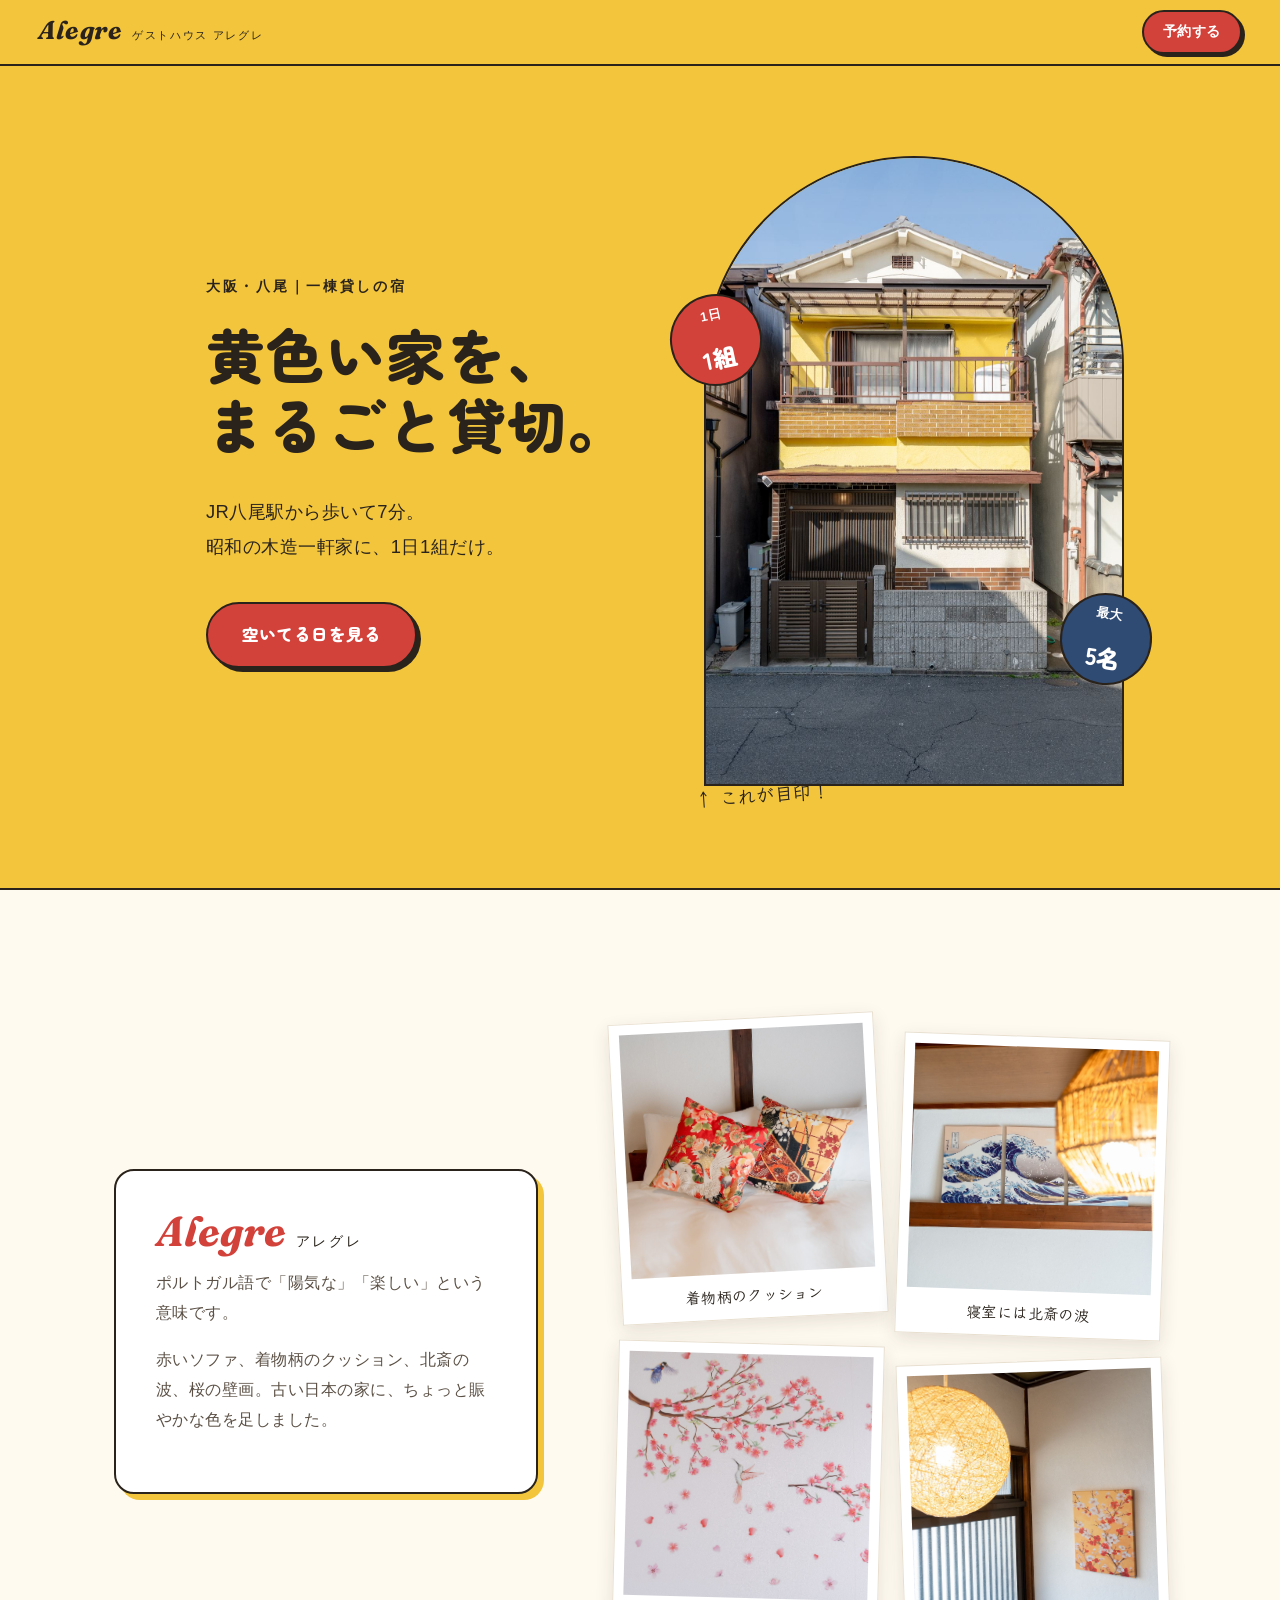
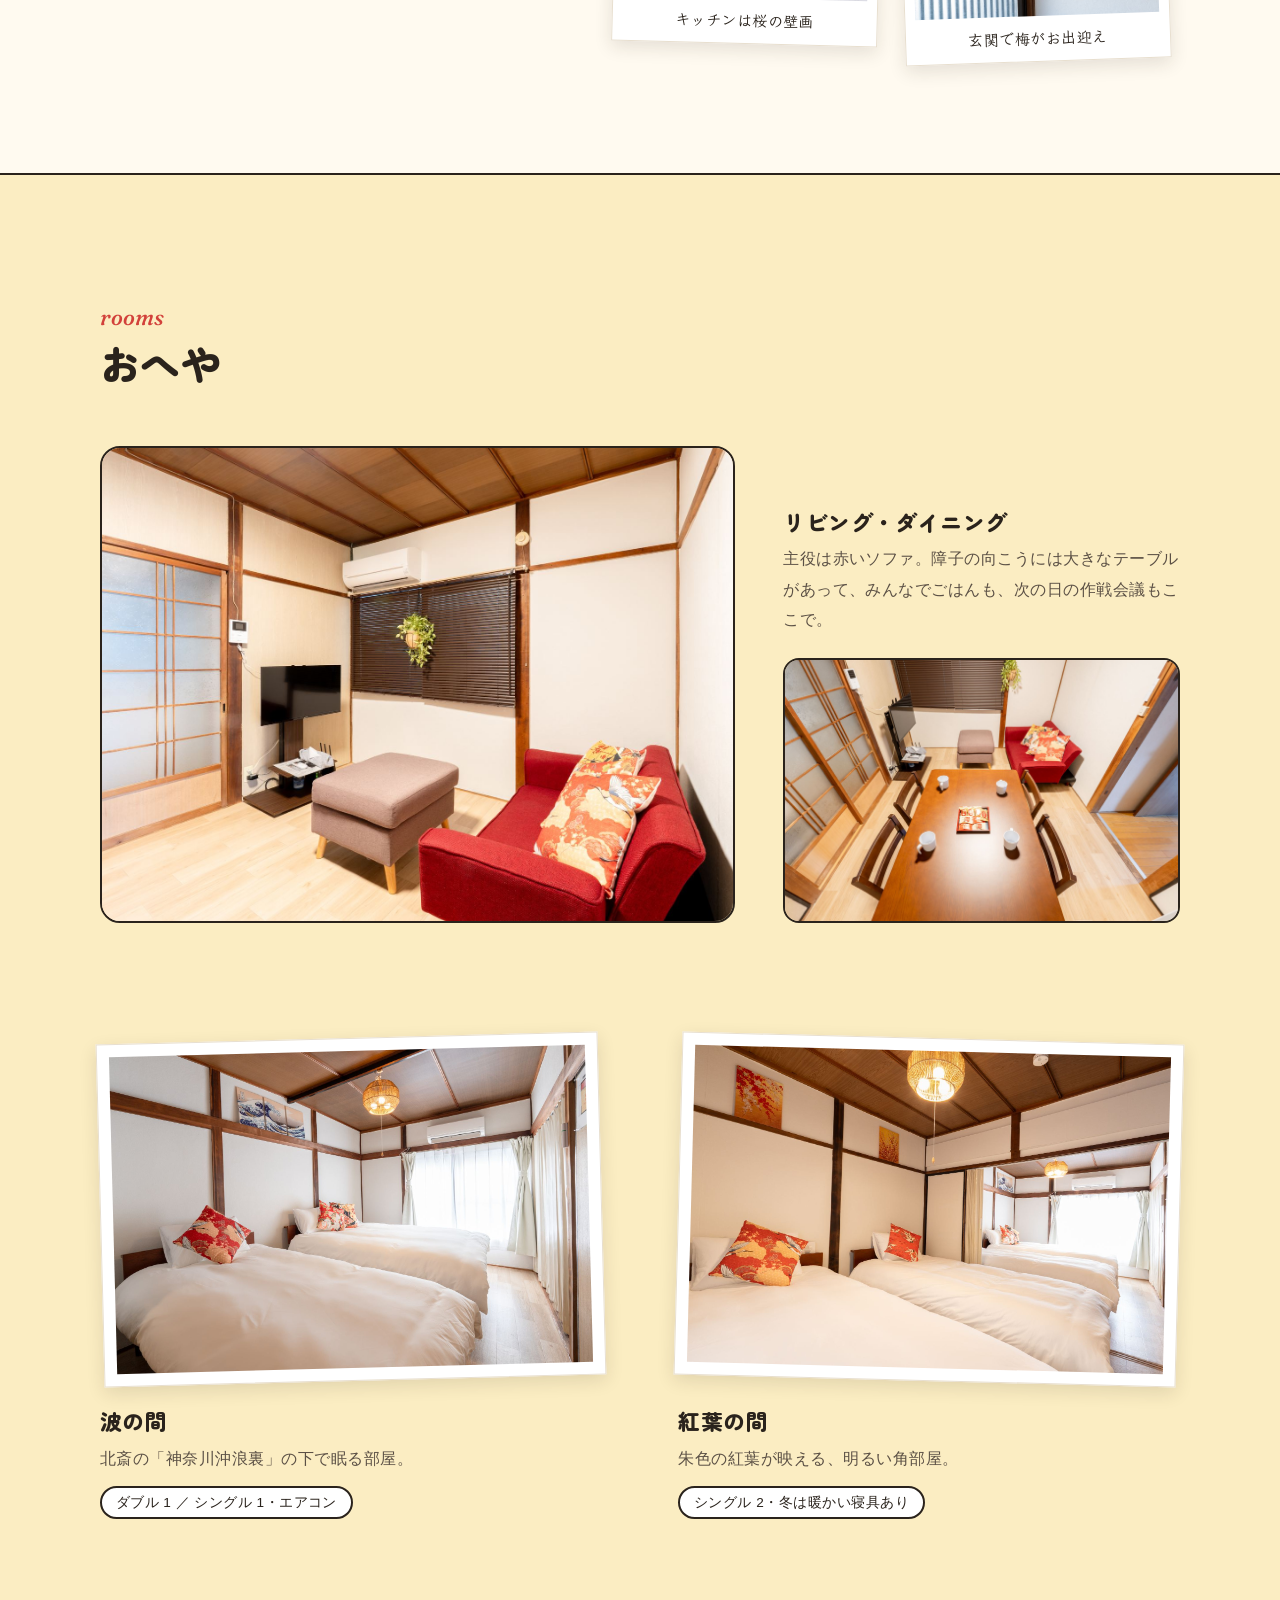
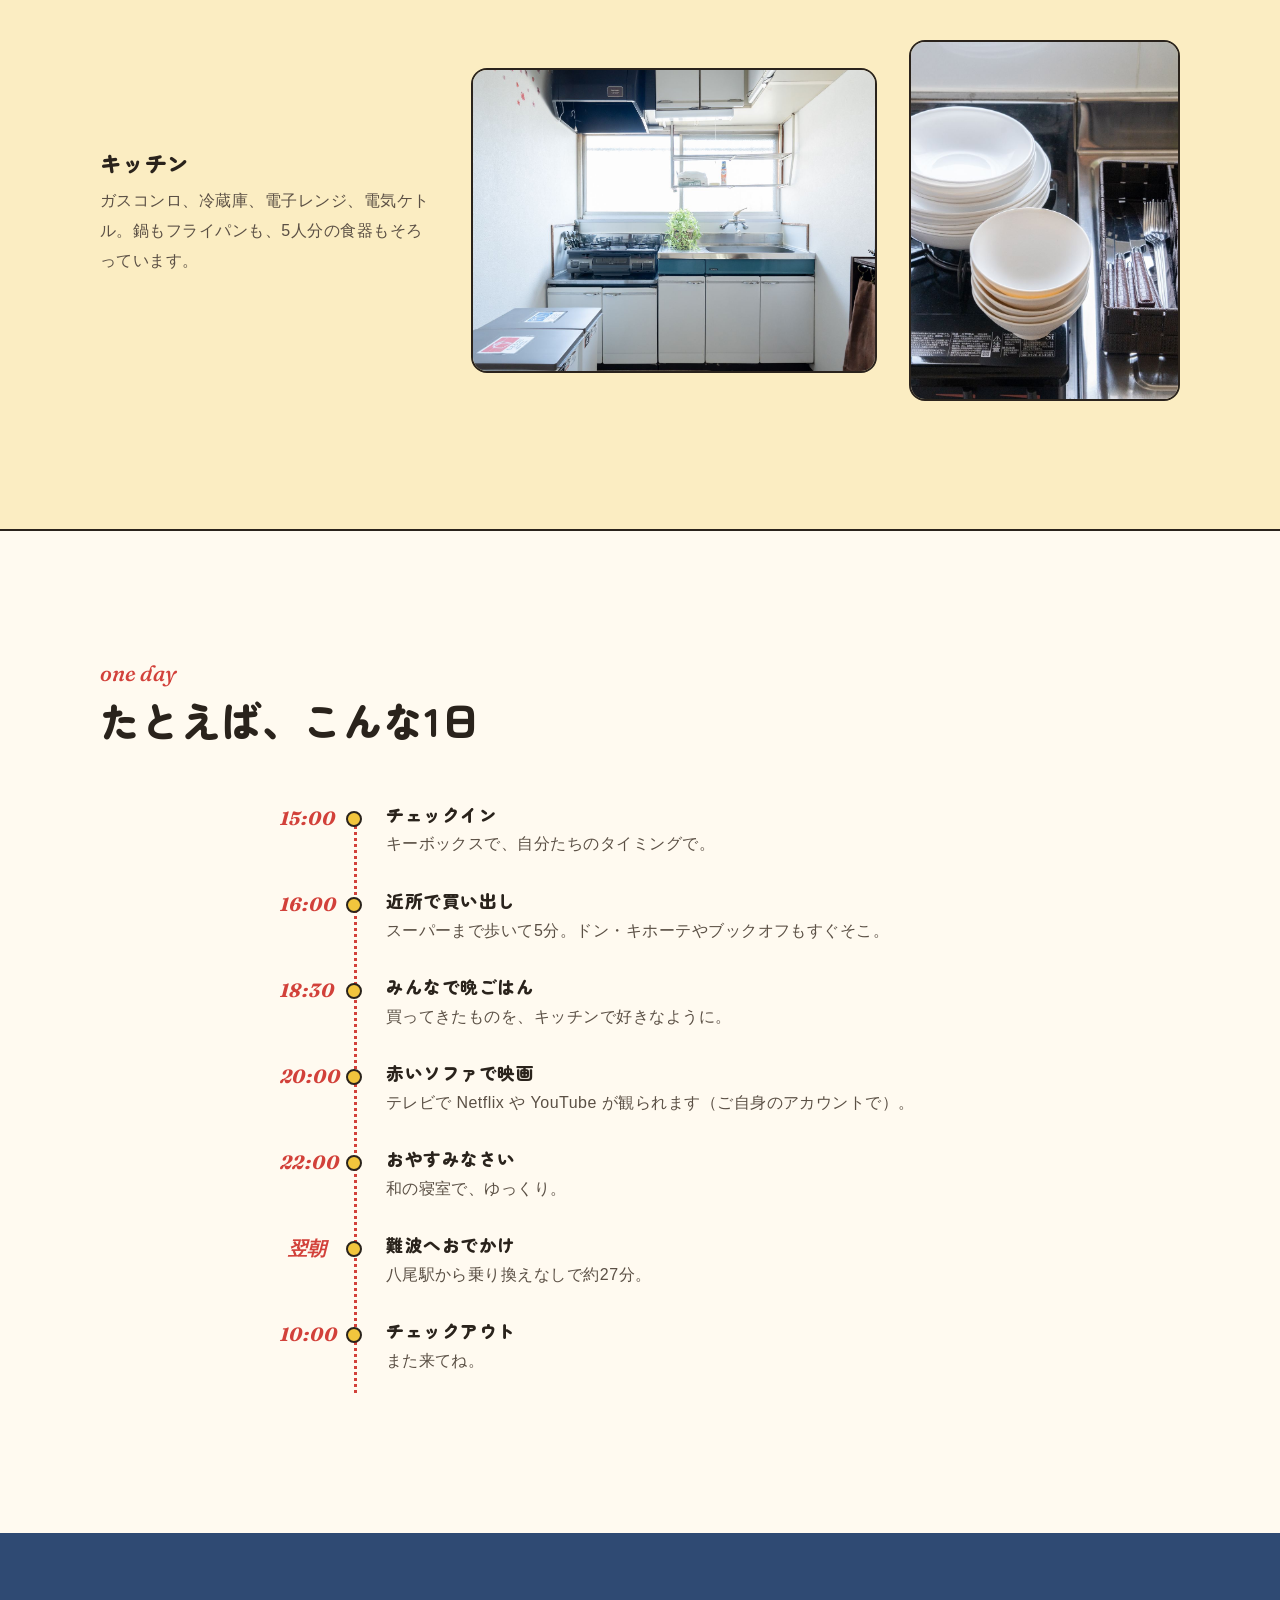
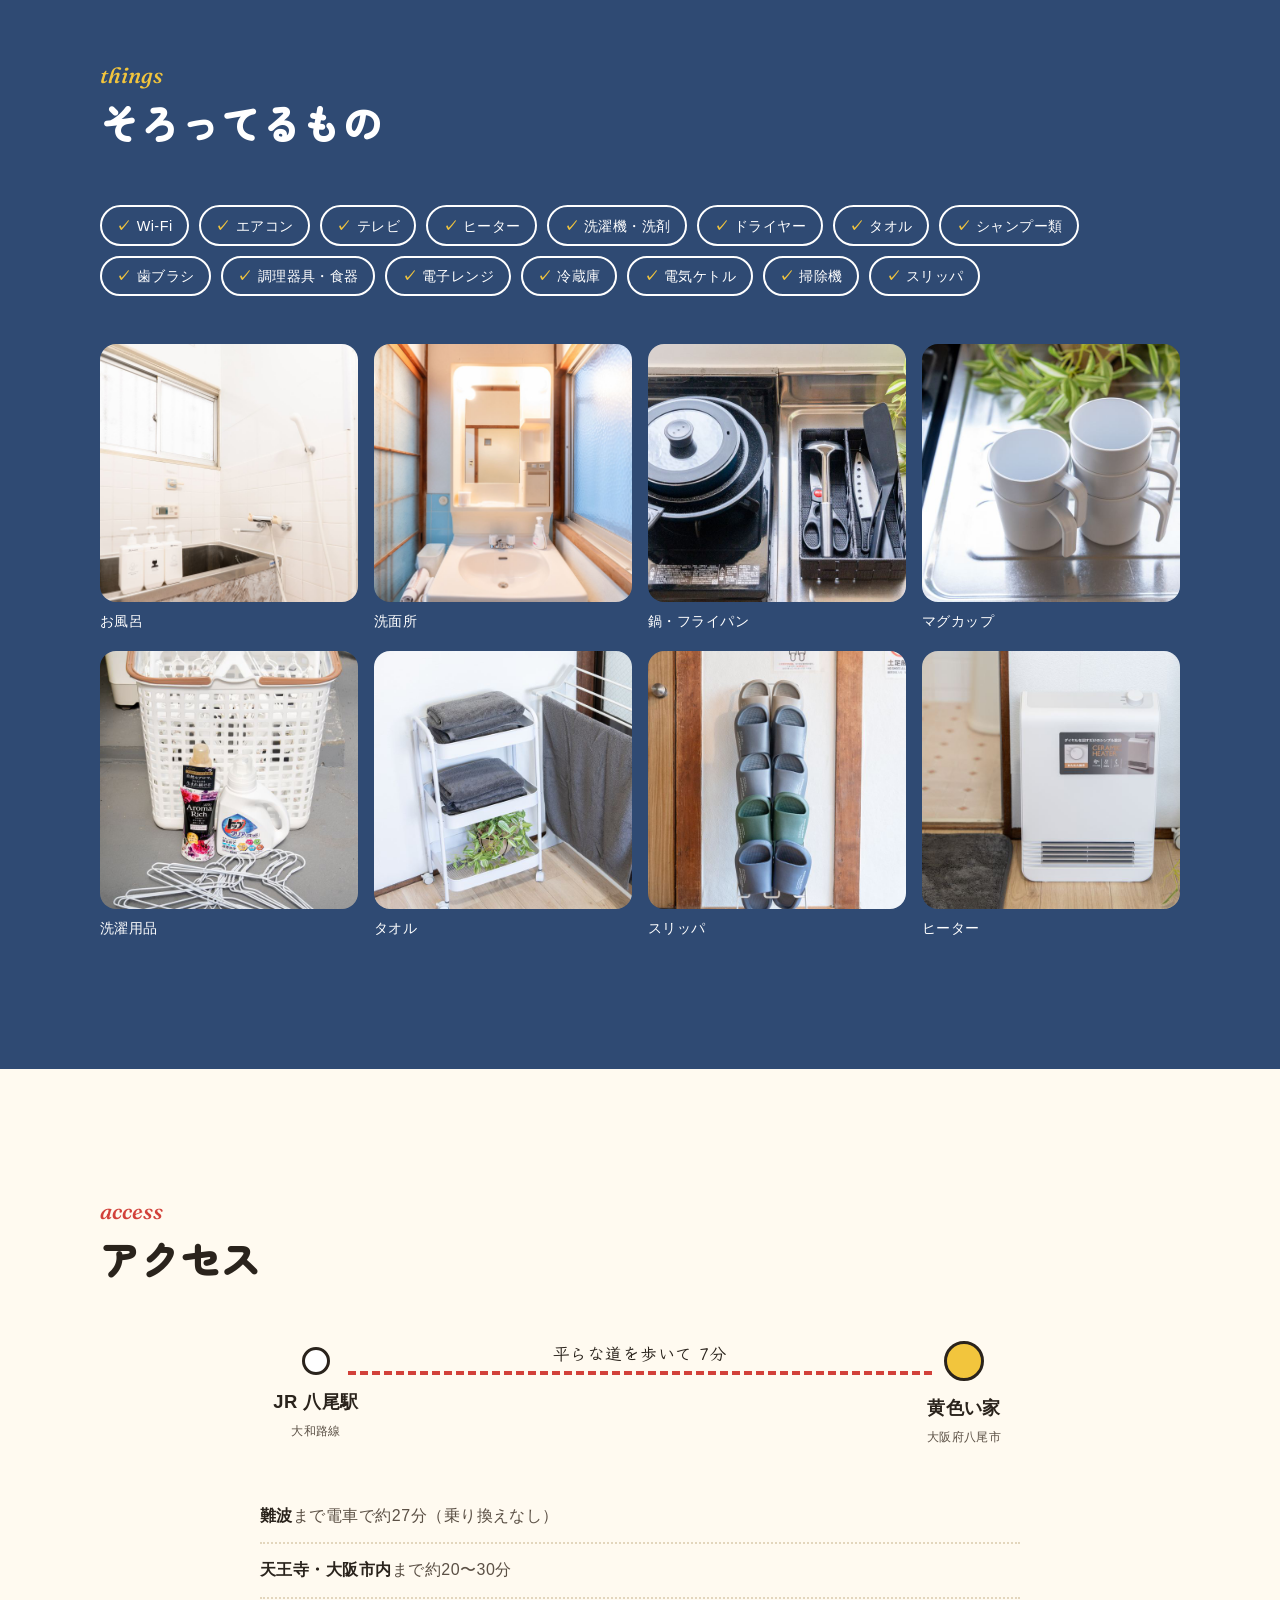
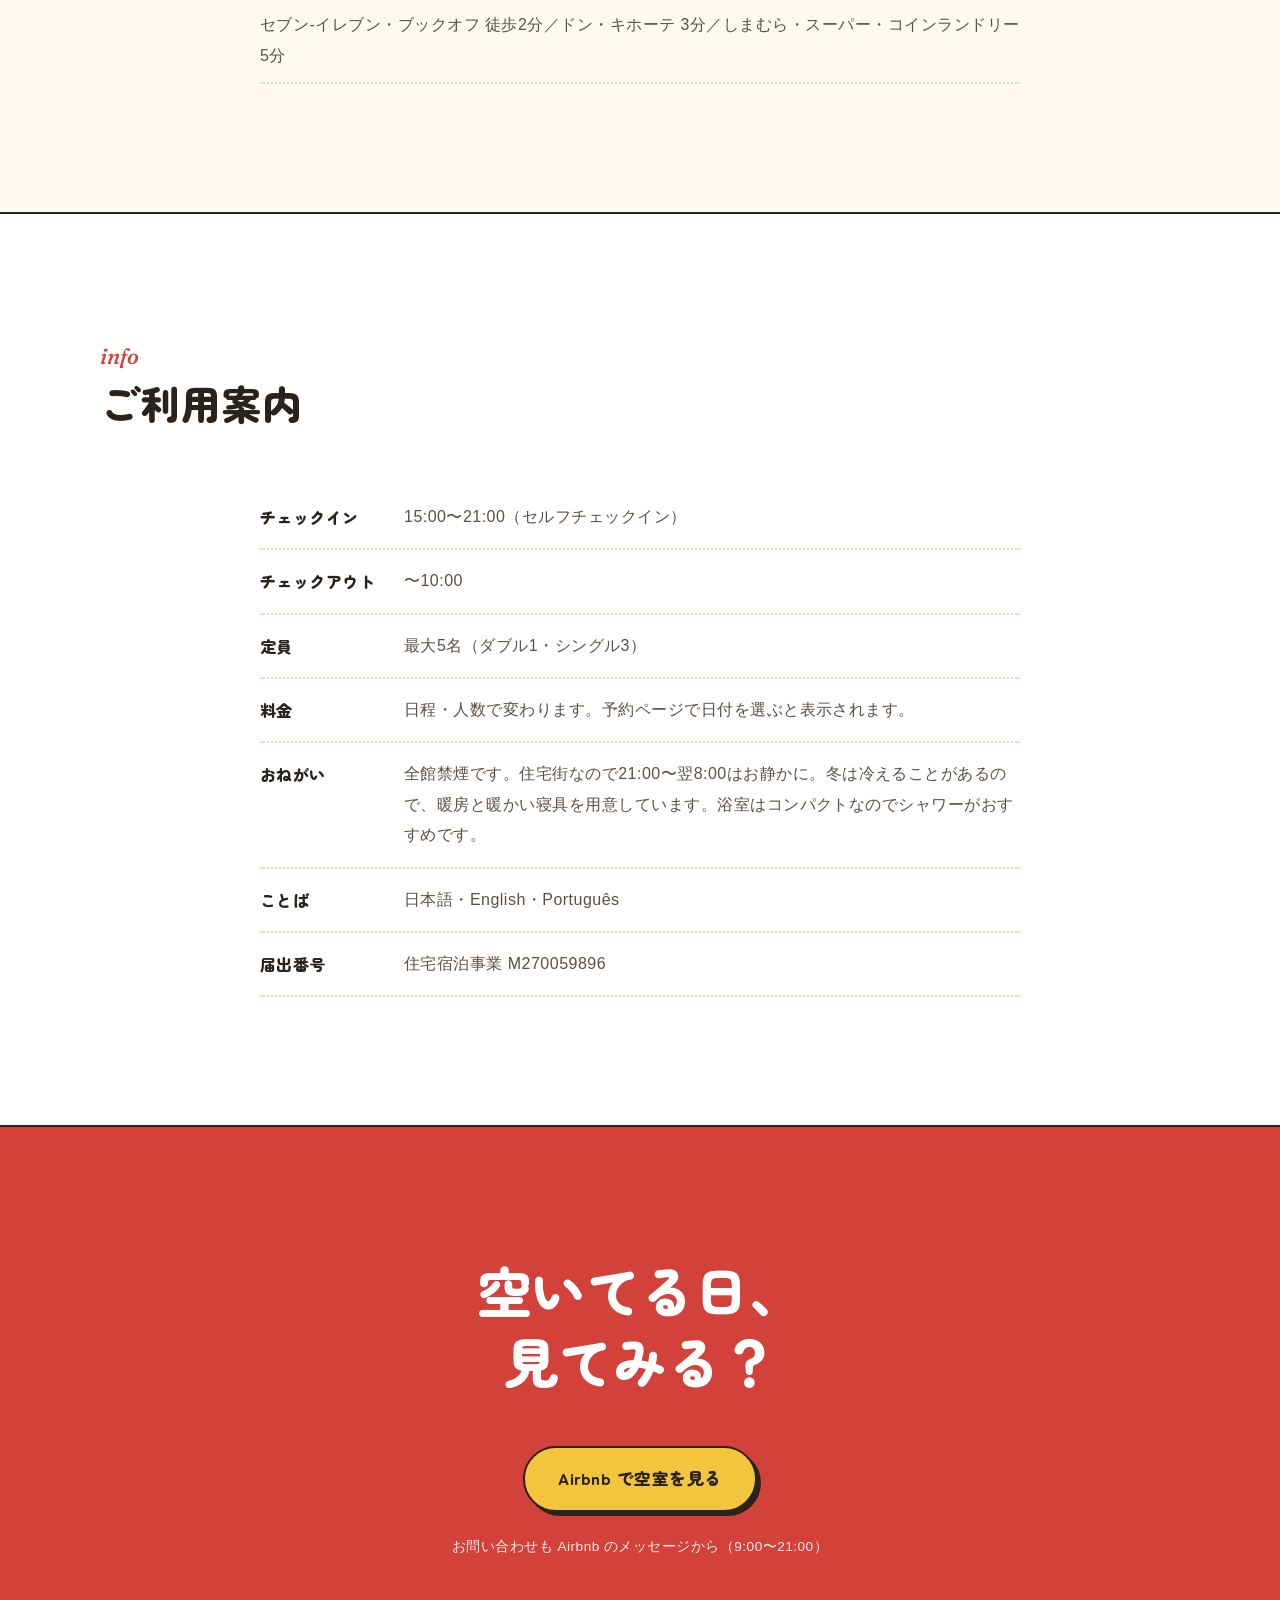
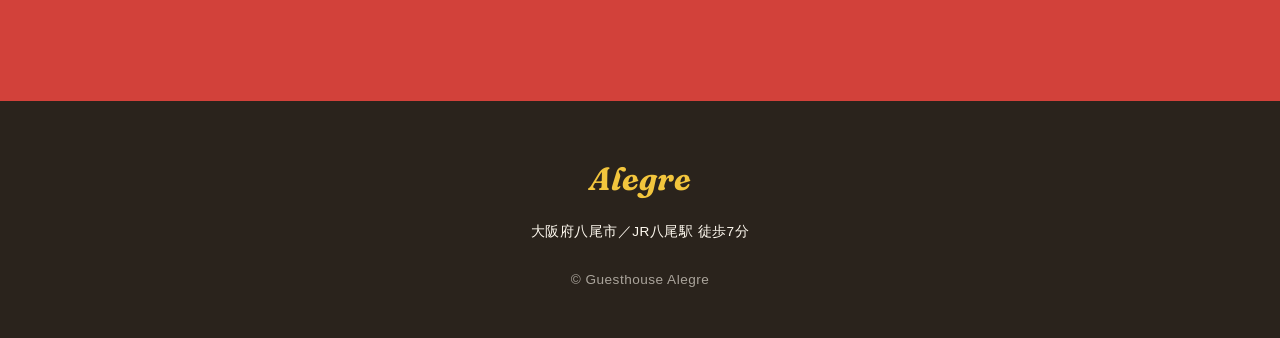
<file: preview-a/index.html>
<!DOCTYPE html>
<html lang="ja">
<head>
<meta charset="UTF-8">
<meta name="viewport" content="width=device-width, initial-scale=1.0">
<meta name="robots" content="noindex">
<title>Guesthouse Alegre｜大阪・八尾の黄色い一軒家</title>
<meta name="description" content="JR八尾駅から歩いて7分。黄色い外壁の木造一軒家を、1日1組でまるごと貸し切り。">
<link rel="preconnect" href="https://fonts.googleapis.com">
<link rel="preconnect" href="https://fonts.gstatic.com" crossorigin>
<link href="https://fonts.googleapis.com/css2?family=Zen+Maru+Gothic:wght@400;500;700;900&family=Klee+One:wght@600&family=Fraunces:ital,opsz,wght@1,9..144,500;1,9..144,700&display=swap" rel="stylesheet">
<link rel="stylesheet" href="style.css?v=1">
</head>
<body>

<header class="bar">
  <a href="#top" class="bar-logo"><span class="bar-logo-en">Alegre</span><span class="bar-logo-jp">ゲストハウス アレグレ</span></a>
  <a href="https://www.airbnb.jp/rooms/1592479538643864376" class="bar-book" target="_blank" rel="noopener">予約する</a>
</header>

<main id="top">

  <!-- いちばん上：黄色い家 -->
  <section class="hero">
    <div class="hero-text">
      <p class="hero-kicker">大阪・八尾｜一棟貸しの宿</p>
      <h1 class="hero-title"><span>黄色い家を、</span><span>まるごと貸切。</span></h1>
      <p class="hero-lead">JR八尾駅から歩いて7分。<br>昭和の木造一軒家に、1日1組だけ。</p>
      <a href="https://www.airbnb.jp/rooms/1592479538643864376" class="btn-red" target="_blank" rel="noopener">空いてる日を見る</a>
    </div>
    <div class="hero-pic">
      <div class="arch"><img src="../assets/images/exterior.jpg" alt="黄色い外壁の二階建ての一軒家" width="1067" height="1600"></div>
      <span class="badge badge-red">1日<br><b>1組</b></span>
      <span class="badge badge-ai">最大<br><b>5名</b></span>
      <p class="hand hero-note">これが目印！</p>
    </div>
  </section>

  <!-- 名前のこと -->
  <section class="about">
    <div class="about-note">
      <p class="about-word"><span class="fr">Alegre</span><span class="about-yomi">アレグレ</span></p>
      <p>ポルトガル語で「陽気な」「楽しい」という意味です。</p>
      <p>赤いソファ、着物柄のクッション、北斎の波、桜の壁画。古い日本の家に、ちょっと賑やかな色を足しました。</p>
    </div>
    <div class="collage">
      <figure class="print p1"><img src="../assets/images/bed-a-cushion.jpg" alt="着物柄のクッション" loading="lazy"><figcaption class="hand">着物柄のクッション</figcaption></figure>
      <figure class="print p2"><img src="../assets/images/bed-a-art.jpg" alt="北斎の波の絵と編み込みの照明" loading="lazy"><figcaption class="hand">寝室には北斎の波</figcaption></figure>
      <figure class="print p3"><img src="../assets/images/kitchen-sakura.jpg" alt="桜と小鳥の壁画" loading="lazy"><figcaption class="hand">キッチンは桜の壁画</figcaption></figure>
      <figure class="print p4"><img src="../assets/images/hall-art.jpg" alt="玄関ホールの照明と梅の絵" loading="lazy"><figcaption class="hand">玄関で梅がお出迎え</figcaption></figure>
    </div>
  </section>

  <!-- おへや -->
  <section class="rooms" id="rooms">
    <h2 class="h2"><span class="h2-en fr">rooms</span>おへや</h2>

    <div class="living">
      <img class="living-main" src="../assets/images/living-2.jpg" alt="赤いソファとテレビのあるリビング" loading="lazy">
      <div class="living-text">
        <h3>リビング・ダイニング</h3>
        <p>主役は赤いソファ。障子の向こうには大きなテーブルがあって、みんなでごはんも、次の日の作戦会議もここで。</p>
        <img src="../assets/images/dining-1.jpg" alt="ダイニングテーブル" loading="lazy">
      </div>
    </div>

    <div class="bedrooms">
      <article class="bedroom">
        <figure class="print print-lg tilt-l"><img src="../assets/images/bed-a-1.jpg" alt="北斎の波の絵が飾られた寝室" loading="lazy"></figure>
        <h3>波の間</h3>
        <p>北斎の「神奈川沖浪裏」の下で眠る部屋。</p>
        <p class="spec">ダブル 1 ／ シングル 1・エアコン</p>
      </article>
      <article class="bedroom">
        <figure class="print print-lg tilt-r"><img src="../assets/images/bed-b-1.jpg" alt="紅葉の絵が飾られた明るい寝室" loading="lazy"></figure>
        <h3>紅葉の間</h3>
        <p>朱色の紅葉が映える、明るい角部屋。</p>
        <p class="spec">シングル 2・冬は暖かい寝具あり</p>
      </article>
    </div>

    <div class="kitchen">
      <div class="kitchen-text">
        <h3>キッチン</h3>
        <p>ガスコンロ、冷蔵庫、電子レンジ、電気ケトル。鍋もフライパンも、5人分の食器もそろっています。</p>
      </div>
      <img src="../assets/images/kitchen-1.jpg" alt="桜の壁画のあるキッチン" loading="lazy">
      <img src="../assets/images/kitchen-tools.jpg" alt="食器とカトラリー" loading="lazy">
    </div>
  </section>

  <!-- 1日の過ごし方 -->
  <section class="day" id="day">
    <h2 class="h2"><span class="h2-en fr">one day</span>たとえば、こんな1日</h2>
    <ol class="timeline">
      <li><time>15:00</time><div><h3>チェックイン</h3><p>キーボックスで、自分たちのタイミングで。</p></div></li>
      <li><time>16:00</time><div><h3>近所で買い出し</h3><p>スーパーまで歩いて5分。ドン・キホーテやブックオフもすぐそこ。</p></div></li>
      <li><time>18:30</time><div><h3>みんなで晩ごはん</h3><p>買ってきたものを、キッチンで好きなように。</p></div></li>
      <li><time>20:00</time><div><h3>赤いソファで映画</h3><p>テレビで Netflix や YouTube が観られます（ご自身のアカウントで）。</p></div></li>
      <li><time>22:00</time><div><h3>おやすみなさい</h3><p>和の寝室で、ゆっくり。</p></div></li>
      <li><time>翌朝</time><div><h3>難波へおでかけ</h3><p>八尾駅から乗り換えなしで約27分。</p></div></li>
      <li><time>10:00</time><div><h3>チェックアウト</h3><p>また来てね。</p></div></li>
    </ol>
  </section>

  <!-- そろってるもの -->
  <section class="stuff" id="stuff">
    <h2 class="h2"><span class="h2-en fr">things</span>そろってるもの</h2>
    <ul class="chips">
      <li>Wi-Fi</li><li>エアコン</li><li>テレビ</li><li>ヒーター</li><li>洗濯機・洗剤</li><li>ドライヤー</li><li>タオル</li><li>シャンプー類</li><li>歯ブラシ</li><li>調理器具・食器</li><li>電子レンジ</li><li>冷蔵庫</li><li>電気ケトル</li><li>掃除機</li><li>スリッパ</li>
    </ul>
    <div class="stuff-grid">
      <figure><img src="../assets/images/bath.jpg" alt="浴室" loading="lazy"><figcaption>お風呂</figcaption></figure>
      <figure><img src="../assets/images/washroom.jpg" alt="洗面所" loading="lazy"><figcaption>洗面所</figcaption></figure>
      <figure><img src="../assets/images/items/item-cookware.jpg" alt="鍋とフライパン" loading="lazy"><figcaption>鍋・フライパン</figcaption></figure>
      <figure><img src="../assets/images/items/item-mugs.jpg" alt="マグカップ" loading="lazy"><figcaption>マグカップ</figcaption></figure>
      <figure><img src="../assets/images/items/item-laundry.jpg" alt="洗濯洗剤とハンガー" loading="lazy"><figcaption>洗濯用品</figcaption></figure>
      <figure><img src="../assets/images/items/item-towels.jpg" alt="タオル" loading="lazy"><figcaption>タオル</figcaption></figure>
      <figure><img src="../assets/images/items/item-slippers.jpg" alt="スリッパ" loading="lazy"><figcaption>スリッパ</figcaption></figure>
      <figure><img src="../assets/images/items/item-heater.jpg" alt="セラミックヒーター" loading="lazy"><figcaption>ヒーター</figcaption></figure>
    </div>
  </section>

  <!-- アクセス -->
  <section class="access" id="access">
    <h2 class="h2"><span class="h2-en fr">access</span>アクセス</h2>
    <div class="route">
      <div class="stop"><span class="dot"></span><b>JR 八尾駅</b><small>大和路線</small></div>
      <div class="leg"><span>平らな道を歩いて 7分</span></div>
      <div class="stop stop-home"><span class="dot"></span><b>黄色い家</b><small>大阪府八尾市</small></div>
    </div>
    <ul class="access-more">
      <li><b>難波</b>まで電車で約27分（乗り換えなし）</li>
      <li><b>天王寺・大阪市内</b>まで約20〜30分</li>
      <li>セブン-イレブン・ブックオフ 徒歩2分／ドン・キホーテ 3分／しまむら・スーパー・コインランドリー 5分</li>
    </ul>
  </section>

  <!-- ご利用案内 -->
  <section class="info" id="info">
    <h2 class="h2"><span class="h2-en fr">info</span>ご利用案内</h2>
    <dl class="info-list">
      <div><dt>チェックイン</dt><dd>15:00〜21:00（セルフチェックイン）</dd></div>
      <div><dt>チェックアウト</dt><dd>〜10:00</dd></div>
      <div><dt>定員</dt><dd>最大5名（ダブル1・シングル3）</dd></div>
      <div><dt>料金</dt><dd>日程・人数で変わります。予約ページで日付を選ぶと表示されます。</dd></div>
      <div><dt>おねがい</dt><dd>全館禁煙です。住宅街なので21:00〜翌8:00はお静かに。冬は冷えることがあるので、暖房と暖かい寝具を用意しています。浴室はコンパクトなのでシャワーがおすすめです。</dd></div>
      <div><dt>ことば</dt><dd>日本語・English・Português</dd></div>
      <div><dt>届出番号</dt><dd>住宅宿泊事業 M270059896</dd></div>
    </dl>
  </section>

  <!-- 予約 -->
  <section class="cta">
    <p class="cta-title">空いてる日、<br>見てみる？</p>
    <a href="https://www.airbnb.jp/rooms/1592479538643864376" class="btn-yellow" target="_blank" rel="noopener">Airbnb で空室を見る</a>
    <p class="cta-sub">お問い合わせも Airbnb のメッセージから（9:00〜21:00）</p>
  </section>

</main>

<footer class="foot">
  <p class="fr foot-logo">Alegre</p>
  <p>大阪府八尾市／JR八尾駅 徒歩7分</p>
  <p class="foot-c">&copy; Guesthouse Alegre</p>
</footer>

</body>
</html>
</file>
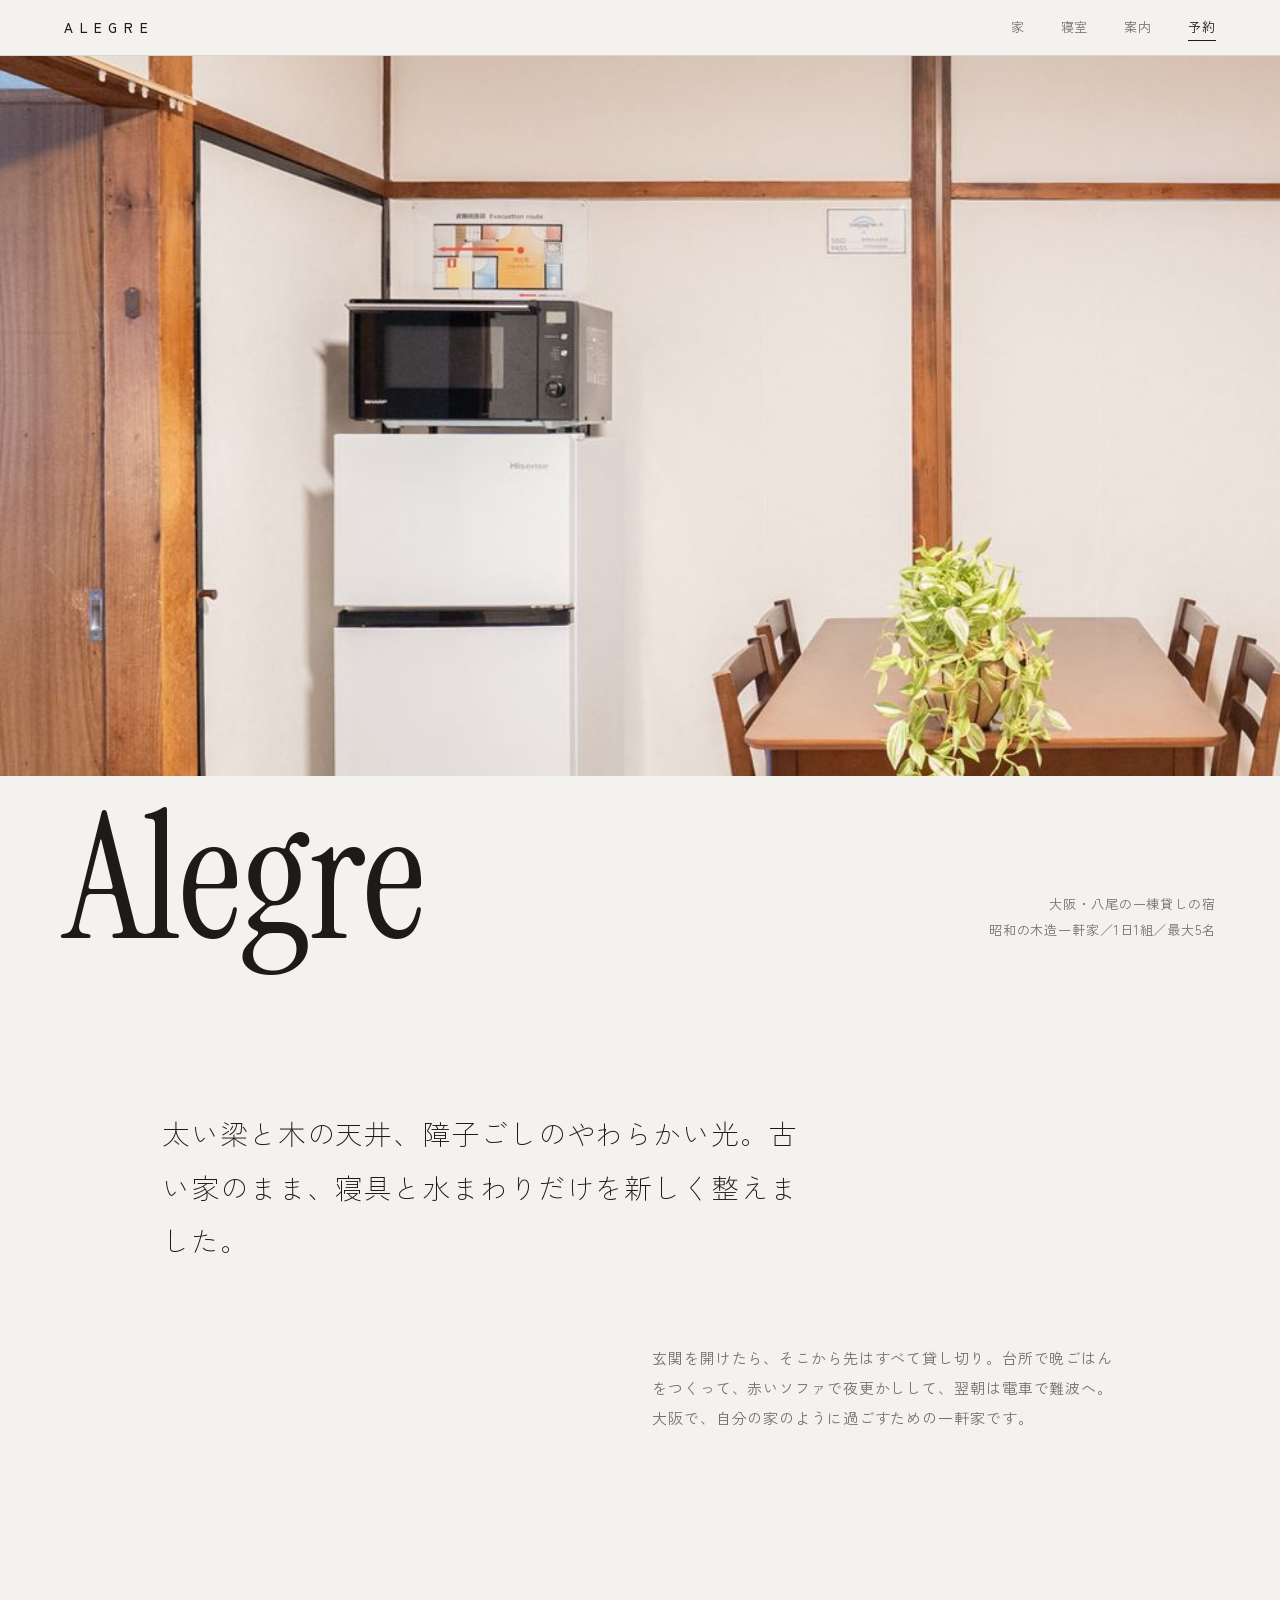
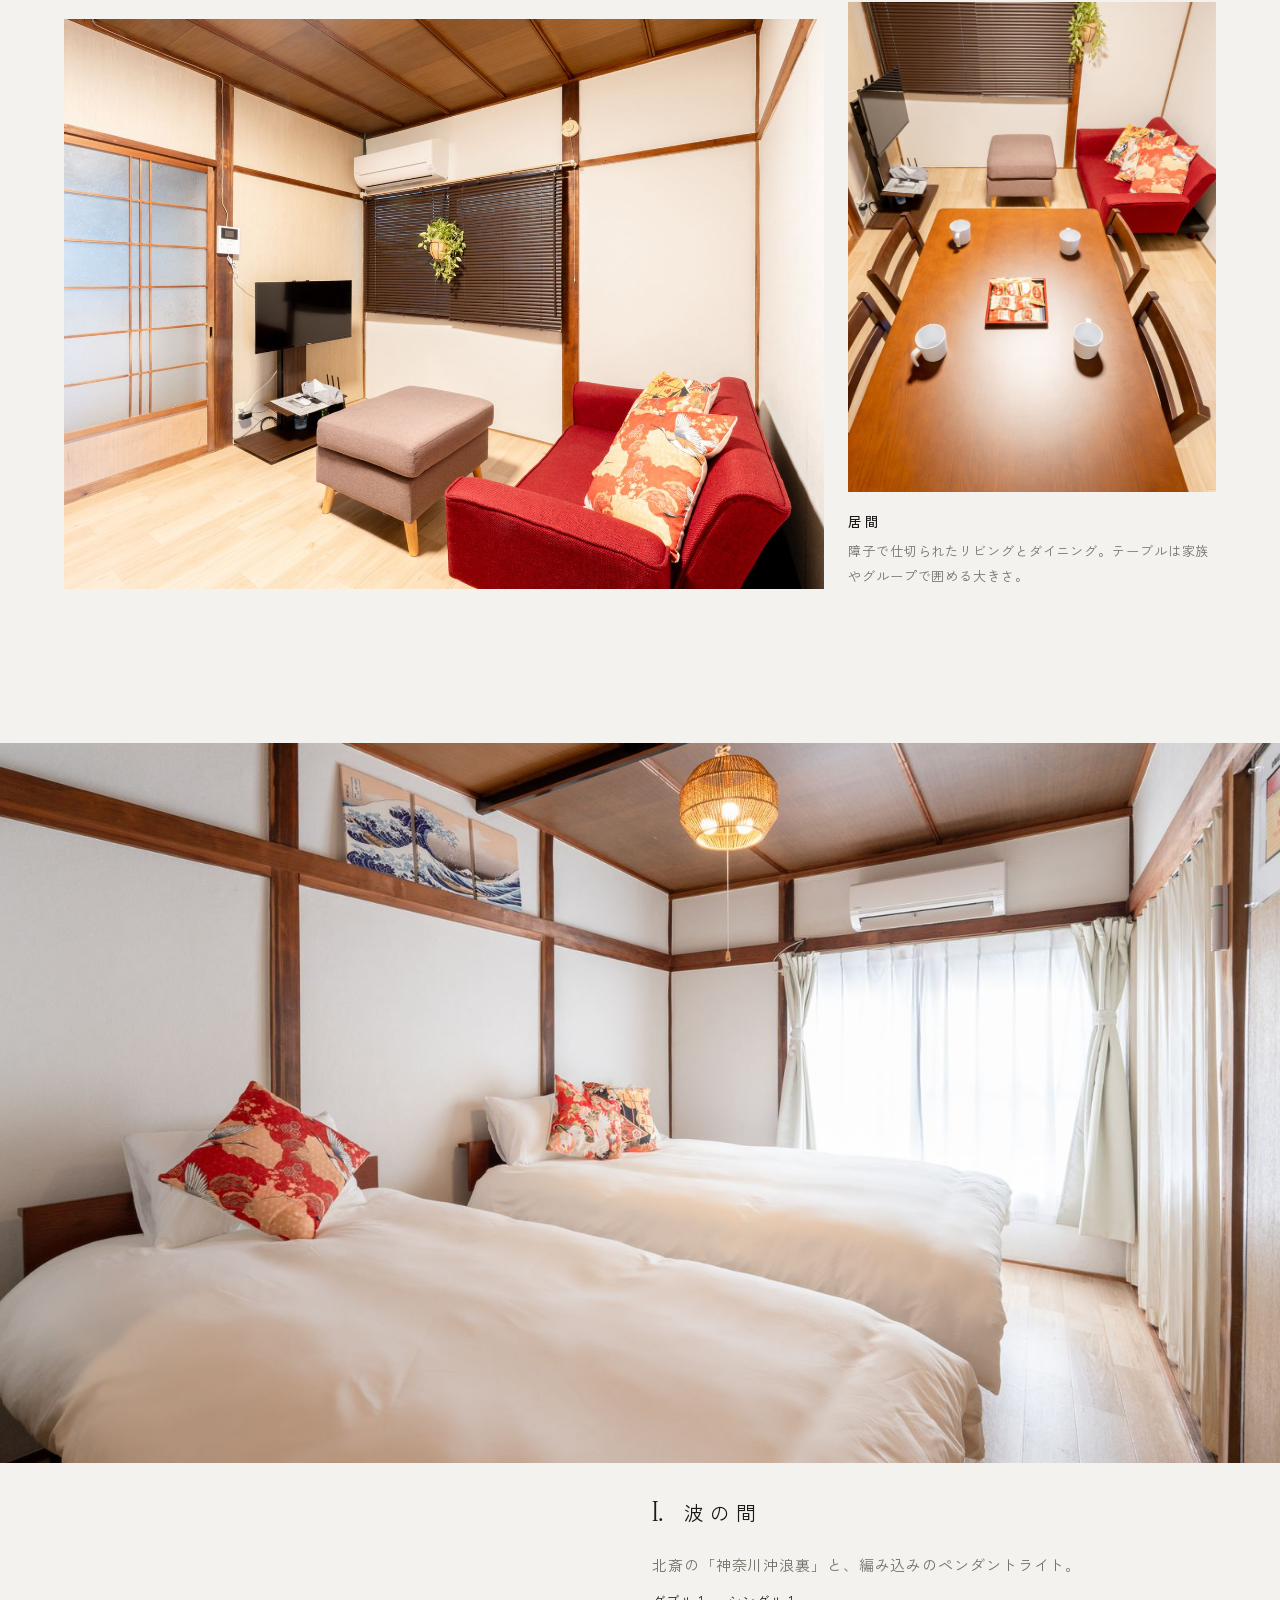
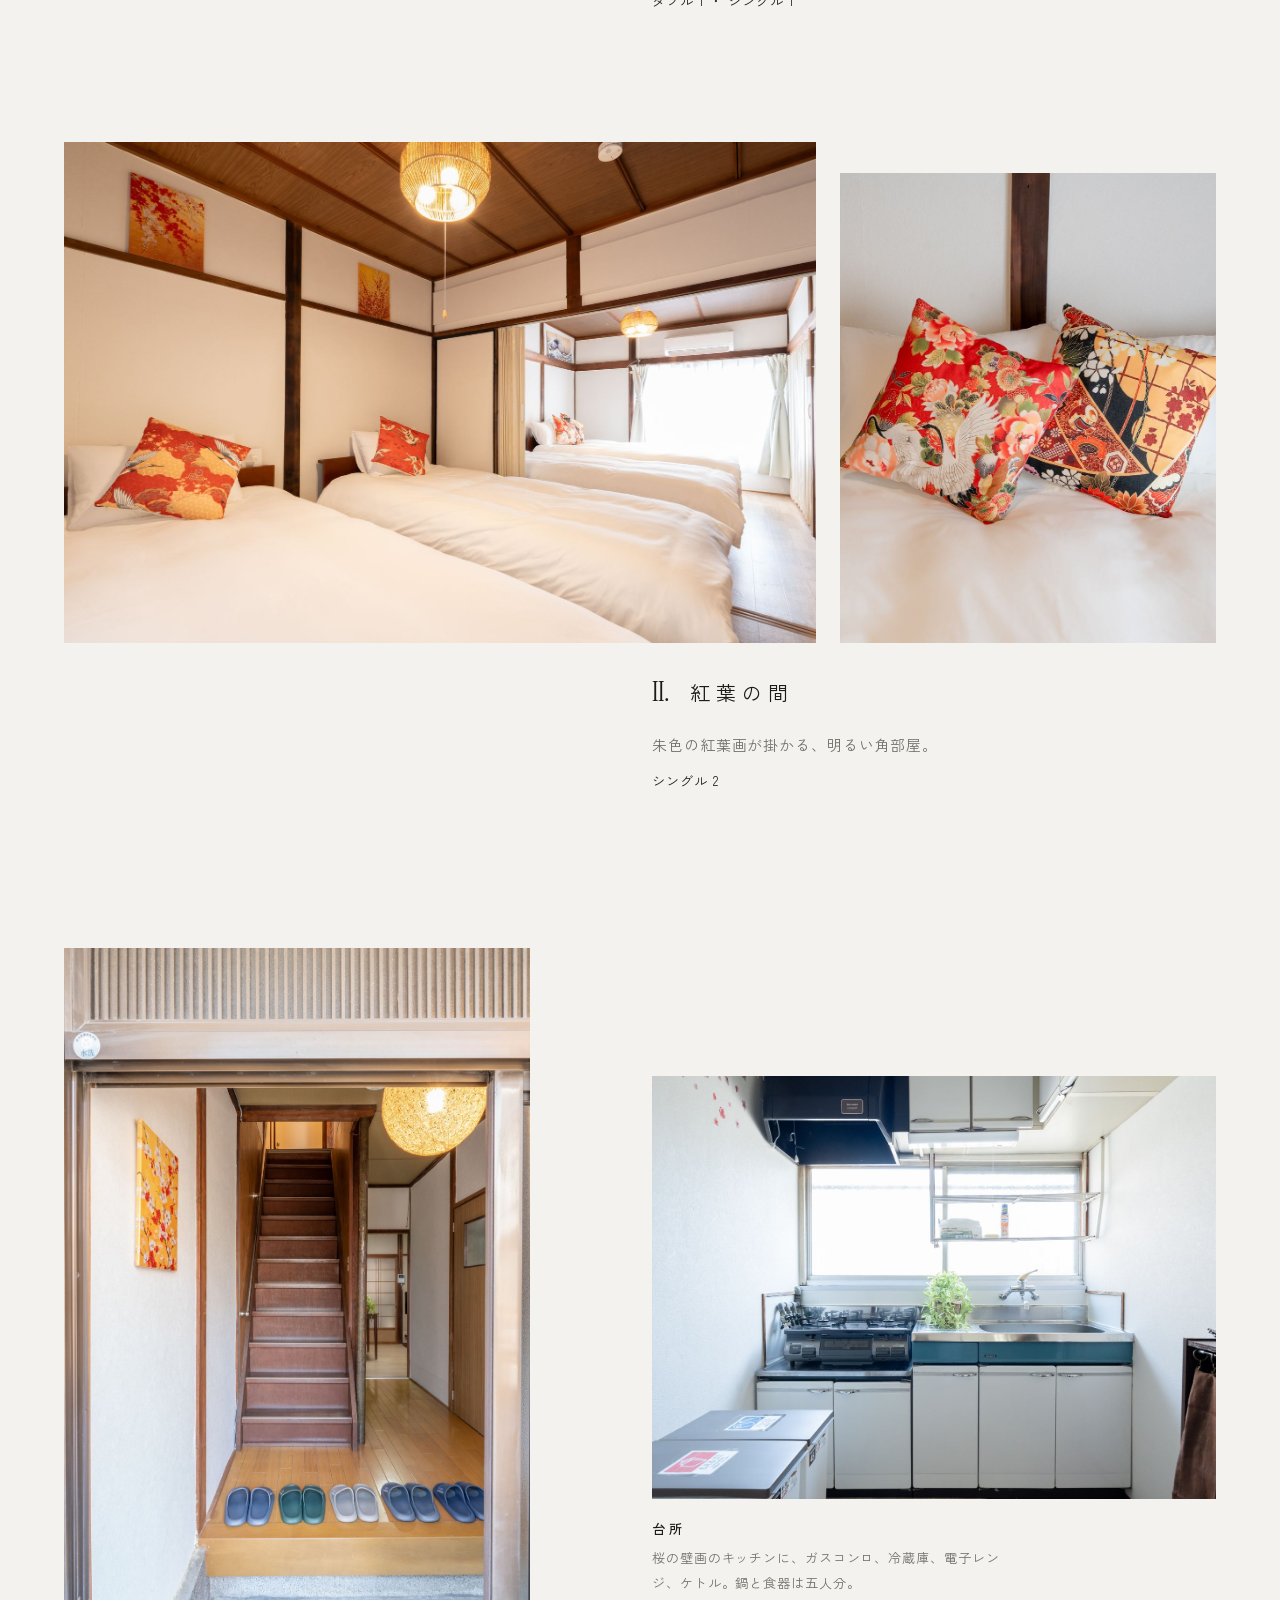
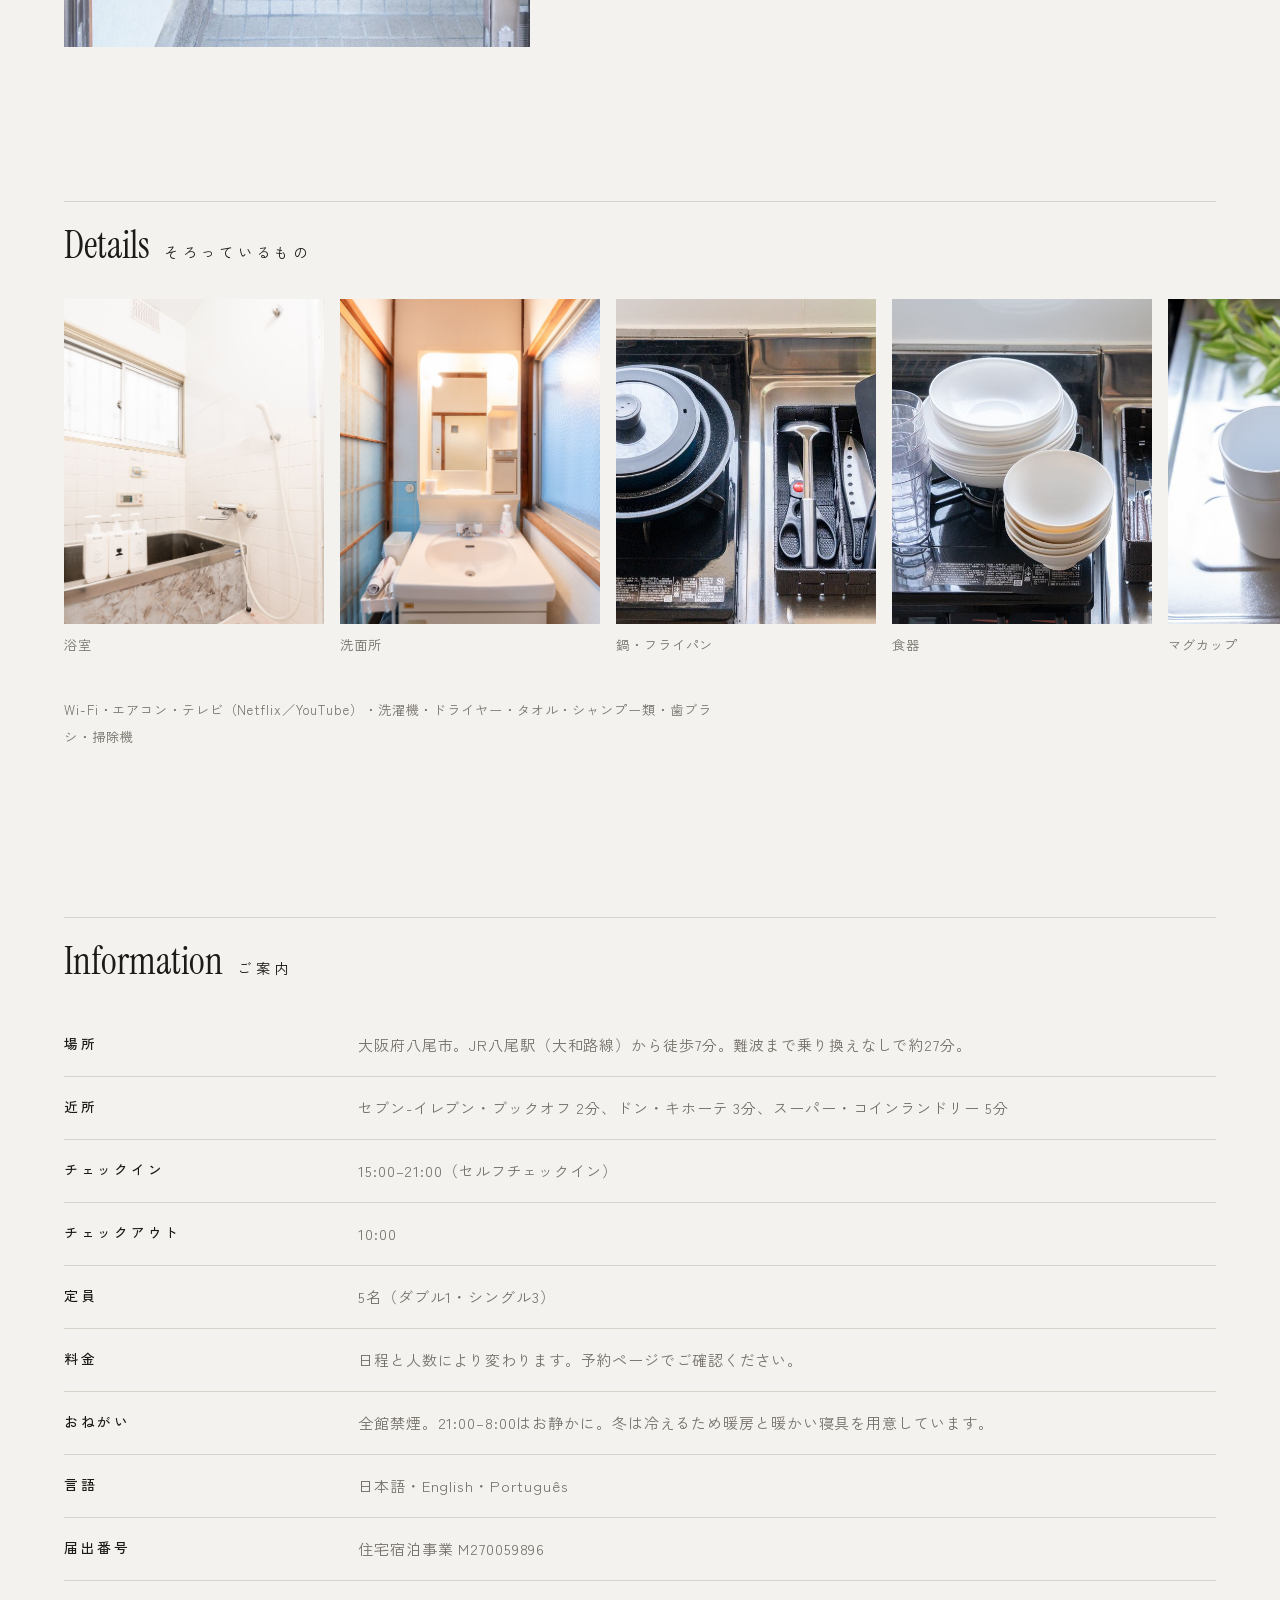
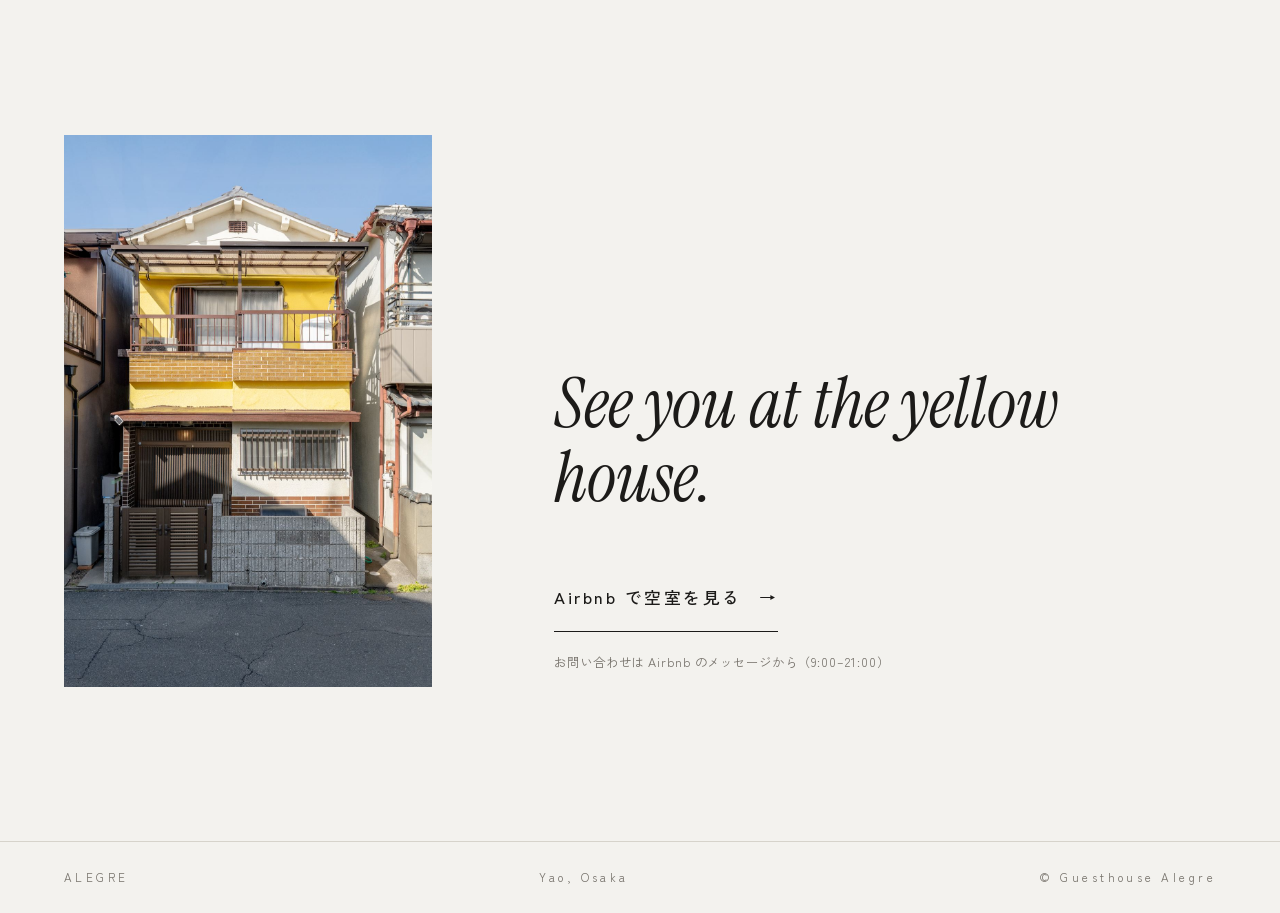
<file: preview-b/index.html>
<!DOCTYPE html>
<html lang="ja">
<head>
<meta charset="UTF-8">
<meta name="viewport" content="width=device-width, initial-scale=1.0">
<meta name="robots" content="noindex">
<title>Alegre｜大阪・八尾の一棟貸しの宿</title>
<meta name="description" content="大阪・八尾。昭和の木造一軒家を、1日1組でまるごと貸し切る宿。">
<link rel="preconnect" href="https://fonts.googleapis.com">
<link rel="preconnect" href="https://fonts.gstatic.com" crossorigin>
<link href="https://fonts.googleapis.com/css2?family=Zen+Kaku+Gothic+New:wght@300;400;500&family=Instrument+Serif:ital@0;1&display=swap" rel="stylesheet">
<link rel="stylesheet" href="style.css?v=1">
</head>
<body>

<header class="top">
  <a href="#top" class="top-logo">ALEGRE</a>
  <nav class="top-nav" aria-label="メニュー">
    <a href="#house">家</a>
    <a href="#rooms">寝室</a>
    <a href="#info">案内</a>
    <a href="https://www.airbnb.jp/rooms/1592479538643864376" target="_blank" rel="noopener" class="top-book">予約</a>
  </nav>
</header>

<main id="top">

  <figure class="cover">
    <picture>
      <source media="(max-width: 700px)" srcset="../assets/images/hero-sp-living2.jpg">
      <img src="../assets/images/living-1.jpg" alt="障子と木の天井のリビングダイニング。奥にテーブル、手前に赤いソファ" width="1600" height="1067">
    </picture>
  </figure>

  <header class="masthead">
    <h1 class="mast-title">Alegre</h1>
    <div class="mast-meta">
      <p>大阪・八尾の一棟貸しの宿</p>
      <p>昭和の木造一軒家／1日1組／最大5名</p>
    </div>
  </header>

  <section class="intro" id="house">
    <p class="intro-big">太い梁と木の天井、障子ごしのやわらかい光。古い家のまま、寝具と水まわりだけを新しく整えました。</p>
    <p class="intro-small">玄関を開けたら、そこから先はすべて貸し切り。台所で晩ごはんをつくって、赤いソファで夜更かしして、翌朝は電車で難波へ。大阪で、自分の家のように過ごすための一軒家です。</p>
  </section>

  <section class="spread spread-a">
    <figure class="f-big"><img src="../assets/images/living-2.jpg" alt="赤いソファとテレビのあるリビング" loading="lazy"></figure>
    <figure class="f-small">
      <img src="../assets/images/dining-1.jpg" alt="ダイニングテーブル" loading="lazy">
      <figcaption><span class="cap-t">居間</span>障子で仕切られたリビングとダイニング。テーブルは家族やグループで囲める大きさ。</figcaption>
    </figure>
  </section>

  <section class="rooms" id="rooms">
    <figure class="full"><img src="../assets/images/bed-a-1.jpg" alt="北斎の波の絵が飾られた寝室" loading="lazy"></figure>
    <div class="room-cap">
      <h2 class="room-name"><span class="serif">I.</span> 波の間</h2>
      <p>北斎の「神奈川沖浪裏」と、編み込みのペンダントライト。</p>
      <p class="room-spec">ダブル 1 ・ シングル 1</p>
    </div>

    <div class="pair">
      <figure><img src="../assets/images/bed-b-1.jpg" alt="紅葉の絵が飾られた寝室" loading="lazy"></figure>
      <figure><img src="../assets/images/bed-a-cushion.jpg" alt="着物柄のクッション" loading="lazy"></figure>
    </div>
    <div class="room-cap">
      <h2 class="room-name"><span class="serif">II.</span> 紅葉の間</h2>
      <p>朱色の紅葉画が掛かる、明るい角部屋。</p>
      <p class="room-spec">シングル 2</p>
    </div>
  </section>

  <section class="spread spread-k">
    <figure class="f-tall"><img src="../assets/images/entrance.jpg" alt="玄関から二階へ続く階段" loading="lazy"></figure>
    <div class="k-right">
      <figure><img src="../assets/images/kitchen-1.jpg" alt="桜の壁画のあるキッチン" loading="lazy"></figure>
      <p class="k-text"><span class="cap-t">台所</span>桜の壁画のキッチンに、ガスコンロ、冷蔵庫、電子レンジ、ケトル。鍋と食器は五人分。</p>
    </div>
  </section>

  <section class="details">
    <h2 class="sec-title"><span class="serif">Details</span>そろっているもの</h2>
    <div class="strip" tabindex="0" aria-label="備品の写真（横にスクロールできます）">
      <figure><img src="../assets/images/bath.jpg" alt="浴室" loading="lazy"><figcaption>浴室</figcaption></figure>
      <figure><img src="../assets/images/washroom.jpg" alt="洗面所" loading="lazy"><figcaption>洗面所</figcaption></figure>
      <figure><img src="../assets/images/items/item-cookware.jpg" alt="鍋とフライパン" loading="lazy"><figcaption>鍋・フライパン</figcaption></figure>
      <figure><img src="../assets/images/items/item-tableware.jpg" alt="食器とグラス" loading="lazy"><figcaption>食器</figcaption></figure>
      <figure><img src="../assets/images/items/item-mugs.jpg" alt="マグカップ" loading="lazy"><figcaption>マグカップ</figcaption></figure>
      <figure><img src="../assets/images/items/item-laundry.jpg" alt="洗濯洗剤とハンガー" loading="lazy"><figcaption>洗濯用品</figcaption></figure>
      <figure><img src="../assets/images/items/item-towels.jpg" alt="タオル" loading="lazy"><figcaption>タオル</figcaption></figure>
      <figure><img src="../assets/images/items/item-heater.jpg" alt="ヒーター" loading="lazy"><figcaption>ヒーター</figcaption></figure>
      <figure><img src="../assets/images/items/item-slippers.jpg" alt="スリッパ" loading="lazy"><figcaption>スリッパ</figcaption></figure>
    </div>
    <p class="details-list">Wi-Fi・エアコン・テレビ（Netflix／YouTube）・洗濯機・ドライヤー・タオル・シャンプー類・歯ブラシ・掃除機</p>
  </section>

  <section class="info" id="info">
    <h2 class="sec-title"><span class="serif">Information</span>ご案内</h2>
    <dl class="table">
      <div><dt>場所</dt><dd>大阪府八尾市。JR八尾駅（大和路線）から徒歩7分。難波まで乗り換えなしで約27分。</dd></div>
      <div><dt>近所</dt><dd>セブン-イレブン・ブックオフ 2分、ドン・キホーテ 3分、スーパー・コインランドリー 5分</dd></div>
      <div><dt>チェックイン</dt><dd>15:00–21:00（セルフチェックイン）</dd></div>
      <div><dt>チェックアウト</dt><dd>10:00</dd></div>
      <div><dt>定員</dt><dd>5名（ダブル1・シングル3）</dd></div>
      <div><dt>料金</dt><dd>日程と人数により変わります。予約ページでご確認ください。</dd></div>
      <div><dt>おねがい</dt><dd>全館禁煙。21:00–8:00はお静かに。冬は冷えるため暖房と暖かい寝具を用意しています。</dd></div>
      <div><dt>言語</dt><dd>日本語・English・Português</dd></div>
      <div><dt>届出番号</dt><dd>住宅宿泊事業 M270059896</dd></div>
    </dl>
  </section>

  <section class="book">
    <figure class="book-pic"><img src="../assets/images/exterior.jpg" alt="黄色い外壁の外観" loading="lazy"></figure>
    <div class="book-text">
      <p class="serif book-line">See you at the yellow house.</p>
      <a class="book-link" href="https://www.airbnb.jp/rooms/1592479538643864376" target="_blank" rel="noopener">Airbnb で空室を見る<span aria-hidden="true">→</span></a>
      <p class="book-note">お問い合わせは Airbnb のメッセージから（9:00–21:00）</p>
    </div>
  </section>

</main>

<footer class="foot">
  <span>ALEGRE</span>
  <span>Yao, Osaka</span>
  <span>&copy; Guesthouse Alegre</span>
</footer>

</body>
</html>
</file>
<file: preview-a/style.css>
/* 黄色い家・陽気路線
   外壁の黄色を地色に、ソファの赤とお部屋の北斎の藍を差し色に。
   写真はプリントのように白フチ＋少し傾けて、手書き文字でキャプションを添える。 */
:root {
  --kiiro: #f2c53d;      /* 外壁の黄色 */
  --kiiro-soft: #fbedc2;
  --aka: #d2413a;        /* 赤いソファ */
  --ai: #2f4a73;         /* 北斎の波の藍 */
  --sumi: #2a231c;
  --sumi-soft: #5b5045;
  --kami: #fffaf0;       /* 紙 */
  --maru: "Zen Maru Gothic", "Hiragino Maru Gothic ProN", sans-serif;
  --hand: "Klee One", "Zen Maru Gothic", sans-serif;
  --fr: "Fraunces", Georgia, serif;
}

*, *::before, *::after { box-sizing: border-box; }
html { scroll-behavior: smooth; scroll-padding-top: 64px; }
body { margin: 0; background: var(--kami); color: var(--sumi); font-family: var(--maru); font-weight: 500; font-size: 16px; line-height: 1.9; letter-spacing: .03em; -webkit-font-smoothing: antialiased; }
img { display: block; max-width: 100%; height: auto; }
a { color: inherit; }
p { margin: 0 0 1em; }
h1, h2, h3 { margin: 0; font-weight: 900; line-height: 1.35; text-wrap: balance; }
.fr { font-family: var(--fr); font-style: italic; font-weight: 500; letter-spacing: 0; }
.hand { font-family: var(--hand); font-weight: 600; }
section { padding: clamp(72px, 10vw, 128px) max(20px, 5vw); }
section > * { max-width: 1080px; margin-left: auto; margin-right: auto; }

/* ---------- ヘッダー ---------- */
.bar { position: sticky; top: 0; z-index: 20; display: flex; justify-content: space-between; align-items: center; padding: 10px max(16px, 3vw); background: var(--kiiro); border-bottom: 2px solid var(--sumi); }
.bar-logo { text-decoration: none; display: flex; align-items: baseline; gap: .6em; }
.bar-logo-en { font-family: var(--fr); font-style: italic; font-weight: 700; font-size: 1.6rem; line-height: 1; }
.bar-logo-jp { font-size: .7rem; letter-spacing: .15em; }
.bar-book { text-decoration: none; background: var(--aka); color: #fff; font-weight: 700; padding: .45em 1.3em; border-radius: 999px; border: 2px solid var(--sumi); font-size: .9rem; box-shadow: 3px 3px 0 var(--sumi); transition: transform .15s, box-shadow .15s; }
.bar-book:hover { transform: translate(2px, 2px); box-shadow: 1px 1px 0 var(--sumi); }

/* ---------- ヒーロー ---------- */
.hero { background: var(--kiiro); display: grid; grid-template-columns: 1.1fr 1fr; gap: clamp(32px, 6vw, 80px); align-items: center; padding-top: clamp(48px, 7vw, 96px); padding-bottom: clamp(64px, 8vw, 110px); border-bottom: 2px solid var(--sumi); }
.hero > * { max-width: none; margin: 0; }
.hero-text { justify-self: end; max-width: 520px; }
.hero-kicker { font-size: .85rem; letter-spacing: .2em; font-weight: 700; margin-bottom: 1.4em; }
.hero-title { font-size: clamp(2.2rem, 4.6vw, 4rem); line-height: 1.2; letter-spacing: .02em; margin-bottom: .6em; }
.hero-title span { display: block; white-space: nowrap; }
.hero-lead { font-size: clamp(1rem, 1.6vw, 1.15rem); margin-bottom: 2em; }
.hero-pic { position: relative; justify-self: start; width: min(100%, 420px); }
.arch { border-radius: 999px 999px 0 0; overflow: hidden; border: 2px solid var(--sumi); background: var(--kami); aspect-ratio: 2 / 3; }
.arch img { width: 100%; height: 100%; object-fit: cover; }
.badge { position: absolute; width: 92px; height: 92px; border-radius: 50%; display: grid; place-items: center; text-align: center; color: #fff; font-size: .8rem; line-height: 1.2; font-weight: 700; border: 2px solid var(--sumi); }
.badge b { font-size: 1.5rem; font-weight: 900; }
.badge-red { background: var(--aka); left: -34px; top: 22%; transform: rotate(-12deg); }
.badge-ai { background: var(--ai); right: -28px; bottom: 16%; transform: rotate(9deg); }
.hero-note { position: absolute; left: -10px; bottom: -44px; font-size: 1.15rem; transform: rotate(-4deg); }
.hero-note::before { content: "↑"; margin-right: .3em; }

.btn-red, .btn-yellow { display: inline-block; text-decoration: none; font-weight: 900; font-size: 1.05rem; padding: .9em 2em; border-radius: 999px; border: 2px solid var(--sumi); box-shadow: 4px 4px 0 var(--sumi); transition: transform .15s, box-shadow .15s; }
.btn-red { background: var(--aka); color: #fff; }
.btn-yellow { background: var(--kiiro); color: var(--sumi); }
.btn-red:hover, .btn-yellow:hover { transform: translate(3px, 3px); box-shadow: 1px 1px 0 var(--sumi); }
.btn-red:focus-visible, .btn-yellow:focus-visible, .bar-book:focus-visible { outline: 3px solid var(--ai); outline-offset: 3px; }

/* ---------- 見出し ---------- */
.h2 { font-size: clamp(1.7rem, 3.6vw, 2.5rem); margin-bottom: clamp(32px, 5vw, 56px); display: flex; flex-direction: column; gap: .1em; }
.h2-en { font-size: .55em; color: var(--aka); font-weight: 500; }

/* ---------- 名前のこと ---------- */
.about { display: grid; grid-template-columns: 1fr 1.3fr; gap: clamp(40px, 6vw, 80px); align-items: center; max-width: 1180px; margin: 0 auto; }
.about > * { max-width: none; margin: 0; }
.about-note { background: #fff; border: 2px solid var(--sumi); border-radius: 20px; padding: clamp(24px, 4vw, 40px); box-shadow: 6px 6px 0 var(--kiiro); }
.about-word { display: flex; align-items: baseline; gap: .6em; margin-bottom: .8em; }
.about-word .fr { font-size: 2.6rem; font-weight: 700; color: var(--aka); line-height: 1; }
.about-yomi { font-size: .85rem; letter-spacing: .2em; }
.about-note p:not(.about-word) { color: var(--sumi-soft); }
.collage { display: grid; grid-template-columns: 1fr 1fr; gap: 24px 20px; }
.print { margin: 0; background: #fff; padding: 10px 10px 0; border: 1px solid #e8dfcf; box-shadow: 0 6px 18px rgba(42,35,28,.12); }
.print img { aspect-ratio: 1; object-fit: cover; width: 100%; }
.print figcaption { font-size: .95rem; padding: .5em .2em .6em; text-align: center; }
.p1 { transform: rotate(-3deg); }
.p2 { transform: rotate(2deg) translateY(18px); }
.p3 { transform: rotate(1.5deg); }
.p4 { transform: rotate(-2deg) translateY(18px); }

/* ---------- おへや ---------- */
.rooms { background: var(--kiiro-soft); border-top: 2px solid var(--sumi); border-bottom: 2px solid var(--sumi); }
.rooms h3 { font-size: 1.35rem; margin-bottom: .4em; }
.living { display: grid; grid-template-columns: 1.6fr 1fr; gap: clamp(24px, 4vw, 48px); align-items: end; margin-bottom: clamp(72px, 9vw, 120px); }
.living-main { width: 100%; aspect-ratio: 4 / 3; object-fit: cover; border-radius: 20px; border: 2px solid var(--sumi); }
.living-text p { color: var(--sumi-soft); }
.living-text img { margin-top: 1.4em; border-radius: 16px; border: 2px solid var(--sumi); aspect-ratio: 3 / 2; object-fit: cover; width: 100%; }
.bedrooms { display: grid; grid-template-columns: 1fr 1fr; gap: clamp(32px, 6vw, 80px); margin-bottom: clamp(72px, 9vw, 120px); }
.print-lg { padding: 12px 12px 12px; margin-bottom: 1.6em; }
.print-lg img { aspect-ratio: 3 / 2; }
.tilt-l { transform: rotate(-1.5deg); }
.tilt-r { transform: rotate(1.5deg); }
.bedroom p { color: var(--sumi-soft); margin-bottom: .4em; }
.bedroom .spec { display: inline-block; color: var(--sumi); background: #fff; border: 2px solid var(--sumi); border-radius: 999px; padding: .1em 1em; font-size: .85rem; margin-top: .4em; }
.kitchen { display: grid; grid-template-columns: 1fr 1.2fr .8fr; gap: clamp(16px, 3vw, 32px); align-items: center; }
.kitchen-text p { color: var(--sumi-soft); }
.kitchen img { border-radius: 16px; border: 2px solid var(--sumi); width: 100%; object-fit: cover; }
.kitchen img:nth-of-type(1) { aspect-ratio: 4 / 3; }
.kitchen img:nth-of-type(2) { aspect-ratio: 3 / 4; }

/* ---------- 1日の過ごし方 ---------- */
.timeline { list-style: none; padding: 0; margin: 0 auto; max-width: 720px; position: relative; }
.timeline::before { content: ""; position: absolute; left: 4.6em; top: .8em; bottom: .8em; border-left: 3px dotted var(--aka); }
.timeline li { display: grid; grid-template-columns: 4.6em 1fr; gap: 1.6em; padding: 0 0 1.8em; position: relative; }
.timeline li::before { content: ""; position: absolute; left: calc(4.6em - 8px); top: .5em; width: 16px; height: 16px; border-radius: 50%; background: var(--kiiro); border: 2px solid var(--sumi); }
.timeline time { font-family: var(--fr); font-style: italic; font-weight: 700; font-size: 1.2rem; color: var(--aka); text-align: right; padding-right: 1.4em; line-height: 1.6; font-variant-numeric: tabular-nums; }
.timeline h3 { font-size: 1.1rem; padding-left: .4em; }
.timeline p { color: var(--sumi-soft); margin: .2em 0 0; padding-left: .4em; }

/* ---------- そろってるもの ---------- */
.stuff { background: var(--ai); color: #fff; }
.stuff .h2-en { color: var(--kiiro); }
.chips { list-style: none; padding: 0; display: flex; flex-wrap: wrap; gap: 10px; margin-bottom: 48px; }
.chips li { border: 2px solid #fff; border-radius: 999px; padding: .25em 1em; font-size: .9rem; }
.chips li::before { content: "✓"; color: var(--kiiro); margin-right: .4em; font-weight: 900; }
.stuff-grid { display: grid; grid-template-columns: repeat(4, 1fr); gap: 16px; }
.stuff-grid figure { margin: 0; }
.stuff-grid img { aspect-ratio: 1; object-fit: cover; width: 100%; border-radius: 16px; }
.stuff-grid figcaption { font-size: .85rem; padding-top: .5em; }

/* ---------- アクセス ---------- */
.route { display: flex; align-items: center; gap: 0; margin-bottom: 40px; max-width: 760px; }
.stop { display: flex; flex-direction: column; align-items: center; text-align: center; flex-shrink: 0; min-width: 7em; }
.stop .dot { width: 28px; height: 28px; border-radius: 50%; background: #fff; border: 3px solid var(--sumi); margin-bottom: .6em; }
.stop-home .dot { background: var(--kiiro); width: 40px; height: 40px; }
.stop b { font-size: 1.15rem; }
.stop small { font-size: .78rem; color: var(--sumi-soft); }
.leg { flex: 1; min-width: 0; border-top: 4px dashed var(--aka); position: relative; margin: 0 -1.5em; top: -1.4em; }
.leg span { position: absolute; left: 50%; top: -2.2em; transform: translateX(-50%); white-space: nowrap; font-family: var(--hand); font-weight: 600; font-size: 1.05rem; }
.access-more { list-style: none; padding: 0; margin: 0 auto; max-width: 760px; }
.access-more li { padding: .7em 0; border-bottom: 2px dotted #e3d6bd; color: var(--sumi-soft); }
.access-more b { color: var(--sumi); }

/* ---------- ご利用案内 ---------- */
.info { background: #fff; border-top: 2px solid var(--sumi); }
.info-list { margin: 0 auto; max-width: 760px; }
.info-list div { display: grid; grid-template-columns: 8em 1fr; gap: 1em; padding: 1em 0; border-bottom: 2px dotted #e3d6bd; }
.info-list dt { font-weight: 900; }
.info-list dd { margin: 0; color: var(--sumi-soft); }

/* ---------- 予約 ---------- */
.cta { background: var(--aka); color: #fff; text-align: center; border-top: 2px solid var(--sumi); }
.cta-title { font-size: clamp(2rem, 5vw, 3.4rem); font-weight: 900; line-height: 1.3; margin-bottom: .9em; }
.cta-sub { margin-top: 1.6em; font-size: .85rem; opacity: .9; }

/* ---------- フッター ---------- */
.foot { background: var(--sumi); color: var(--kami); text-align: center; padding: 48px 20px 32px; font-size: .85rem; }
.foot-logo { font-size: 2rem; font-weight: 700; color: var(--kiiro); margin-bottom: .3em; }
.foot-c { opacity: .6; margin-top: 1.6em; }

/* ---------- スマホ ---------- */
@media (max-width: 820px) {
  .hero { grid-template-columns: 1fr; text-align: left; }
  .hero-text, .hero-pic { justify-self: center; }
  .hero-pic { width: min(78%, 340px); margin-top: 8px; }
  .about, .living, .bedrooms { grid-template-columns: 1fr; }
  .kitchen { grid-template-columns: 1fr 1fr; }
  .kitchen-text { grid-column: 1 / -1; }
  .stuff-grid { grid-template-columns: repeat(2, 1fr); }
  .info-list div { grid-template-columns: 1fr; gap: .2em; }
}
@media (max-width: 480px) {
  .badge { width: 76px; height: 76px; font-size: .72rem; }
  .badge b { font-size: 1.25rem; }
  .badge-red { left: -22px; }
  .badge-ai { right: -18px; }
  .collage { gap: 18px 14px; }
  .print { padding: 7px 7px 0; }
  .print figcaption { font-size: .82rem; }
  .route { flex-direction: column; align-items: flex-start; }
  .stop { flex-direction: row; gap: .8em; min-width: 0; text-align: left; }
  .stop .dot { margin: 0; }
  .leg { border-top: 0; border-left: 4px dashed var(--aka); height: 64px; margin: 4px 0 4px 12px; top: 0; flex: none; }
  .stop-home .dot { margin-left: -6px; }
  .leg span { left: 1.4em; top: 50%; transform: translateY(-50%); }
  .timeline::before { left: 3.9em; }
  .timeline li { grid-template-columns: 3.9em 1fr; gap: 1.2em; }
  .timeline li::before { left: calc(3.9em - 8px); }
  .timeline time { font-size: 1.02rem; padding-right: 1.1em; }
}
@media (prefers-reduced-motion: reduce) { html { scroll-behavior: auto; } .btn-red, .btn-yellow, .bar-book { transition: none; } }
</file>
<file: preview-b/style.css>
/* 写真集・雑誌路線
   写真が主役。文字は小さく細く、余白を大きく。色はほぼ白と墨だけ。
   ローマ数字や英字は Instrument Serif、和文は細めのゴシックで静かに。 */
:root {
  --paper: #f3f2ee;
  --ink: #1c1b19;
  --mute: #75716a;
  --rule: #d6d3cb;
  --serif: "Instrument Serif", Georgia, serif;
  --sans: "Zen Kaku Gothic New", "Hiragino Sans", sans-serif;
  --gutter: max(20px, 5vw);
}

*, *::before, *::after { box-sizing: border-box; }
html { scroll-behavior: smooth; scroll-padding-top: 60px; }
body { margin: 0; background: var(--paper); color: var(--ink); font-family: var(--sans); font-weight: 400; font-size: 15px; line-height: 2; letter-spacing: .06em; -webkit-font-smoothing: antialiased; }
img { display: block; width: 100%; height: auto; }
figure { margin: 0; }
p { margin: 0 0 1em; }
a { color: inherit; }
h1, h2 { margin: 0; font-weight: 400; }
.serif { font-family: var(--serif); letter-spacing: 0; }

/* ---------- ヘッダー ---------- */
.top { position: sticky; top: 0; z-index: 10; display: flex; justify-content: space-between; align-items: center; padding: 14px var(--gutter); background: var(--paper); border-bottom: 1px solid var(--rule); }
.top-logo { text-decoration: none; font-weight: 500; letter-spacing: .5em; font-size: .85rem; }
.top-nav { display: flex; gap: clamp(16px, 3vw, 36px); font-size: .82rem; }
.top-nav a { text-decoration: none; color: var(--mute); }
.top-nav a:hover { color: var(--ink); }
.top-nav .top-book { color: var(--ink); border-bottom: 1px solid var(--ink); }

/* ---------- 表紙 ---------- */
.cover img { height: auto; aspect-ratio: 16 / 9; max-height: 82vh; object-fit: cover; }
.masthead { display: grid; grid-template-columns: 1fr auto; align-items: end; gap: 24px; padding: 28px var(--gutter) 0; }
.mast-title { font-family: var(--serif); font-size: clamp(4.5rem, 14vw, 11rem); line-height: .85; letter-spacing: -.01em; }
.mast-meta { text-align: right; font-size: .82rem; color: var(--mute); padding-bottom: .8em; }
.mast-meta p { margin: 0; }

/* ---------- 導入 ---------- */
.intro { padding: clamp(80px, 12vw, 160px) var(--gutter); display: grid; grid-template-columns: repeat(12, 1fr); gap: 24px; }
.intro-big { grid-column: 2 / 9; font-size: clamp(1.25rem, 2.4vw, 1.75rem); line-height: 1.9; font-weight: 300; text-wrap: pretty; }
.intro-small { grid-column: 7 / 12; color: var(--mute); margin-top: 1.6em; }

/* ---------- 見開き ---------- */
.spread { padding: 0 var(--gutter) clamp(96px, 12vw, 160px); display: grid; grid-template-columns: repeat(12, 1fr); gap: 24px; align-items: end; }
.spread-a .f-big { grid-column: 1 / 9; }
.spread-a .f-big img { aspect-ratio: 4 / 3; object-fit: cover; }
.spread-a .f-small { grid-column: 9 / 13; }
.spread-a .f-small img { aspect-ratio: 3 / 4; object-fit: cover; margin-bottom: 1.2em; }
figcaption, .k-text { font-size: .82rem; color: var(--mute); line-height: 1.9; }
.cap-t { display: block; color: var(--ink); font-weight: 500; letter-spacing: .3em; margin-bottom: .3em; }

.rooms { padding: 0 0 clamp(96px, 12vw, 160px); }
.full img { aspect-ratio: 16 / 9; max-height: 86vh; object-fit: cover; }
.room-cap { padding: 24px var(--gutter) clamp(80px, 10vw, 140px); display: grid; grid-template-columns: repeat(12, 1fr); gap: 0 24px; }
.room-cap > * { grid-column: 7 / 13; }
.room-cap:last-child { padding-bottom: 0; }
.room-name { font-size: 1.25rem; letter-spacing: .3em; margin-bottom: .6em; }
.room-name .serif { font-size: 1.6rem; letter-spacing: 0; margin-right: .3em; }
.room-cap p { color: var(--mute); margin: 0; }
.room-cap .room-spec { color: var(--ink); margin-top: .6em; font-size: .82rem; }
.pair { display: grid; grid-template-columns: 2fr 1fr; gap: 24px; padding: 0 var(--gutter); align-items: end; }
.pair figure:first-child img { aspect-ratio: 3 / 2; object-fit: cover; }
.pair figure:last-child img { aspect-ratio: 4 / 5; object-fit: cover; }

.spread-k { align-items: start; }
.spread-k .f-tall { grid-column: 1 / 6; }
.spread-k .f-tall img { aspect-ratio: 2 / 3; object-fit: cover; }
.spread-k .k-right { grid-column: 7 / 13; padding-top: clamp(40px, 10vw, 160px); }
.spread-k .k-right img { aspect-ratio: 4 / 3; object-fit: cover; margin-bottom: 1.2em; }
.k-text { max-width: 28em; }

/* ---------- 細部 ---------- */
.details { padding: 0 0 clamp(96px, 12vw, 160px); }
.sec-title { padding: 0 var(--gutter); display: flex; align-items: baseline; gap: 1em; font-size: .9rem; letter-spacing: .3em; margin-bottom: 32px; border-top: 1px solid var(--rule); padding-top: 24px; margin-left: var(--gutter); margin-right: var(--gutter); padding-left: 0; padding-right: 0; }
.sec-title .serif { font-size: 2.4rem; letter-spacing: 0; line-height: 1; }
.strip { display: flex; gap: 16px; overflow-x: auto; scroll-snap-type: x mandatory; scroll-padding-inline: var(--gutter); padding: 0 var(--gutter) 12px; scrollbar-width: thin; }
.strip figure { flex: 0 0 clamp(160px, 22vw, 260px); scroll-snap-align: start; }
.strip img { aspect-ratio: 4 / 5; object-fit: cover; margin-bottom: .6em; }
.strip:focus-visible { outline: 1px solid var(--ink); outline-offset: 4px; }
.details-list { padding: 0 var(--gutter); margin-top: 28px; font-size: .82rem; color: var(--mute); max-width: 60em; }

/* ---------- ご案内 ---------- */
.info { padding: 0 0 clamp(96px, 12vw, 160px); }
.table { margin: 0 var(--gutter); }
.table div { display: grid; grid-template-columns: repeat(12, 1fr); gap: 24px; padding: 16px 0; border-bottom: 1px solid var(--rule); }
.table dt { grid-column: 1 / 4; font-weight: 500; letter-spacing: .2em; font-size: .85rem; }
.table dd { grid-column: 4 / 11; margin: 0; color: var(--mute); }

/* ---------- 予約 ---------- */
.book { display: grid; grid-template-columns: repeat(12, 1fr); gap: 24px; padding: 0 var(--gutter) clamp(96px, 12vw, 160px); align-items: end; }
.book-pic { grid-column: 1 / 5; }
.book-pic img { aspect-ratio: 2 / 3; object-fit: cover; }
.book-text { grid-column: 6 / 13; }
.book-line { font-size: clamp(2.2rem, 5.5vw, 4.6rem); line-height: 1.05; margin-bottom: .7em; font-style: italic; }
.book-link { display: inline-flex; align-items: center; gap: 1em; text-decoration: none; font-size: 1.05rem; font-weight: 500; letter-spacing: .15em; padding: 1em 0; border-bottom: 1px solid var(--ink); }
.book-link span { transition: transform .25s; }
.book-link:hover span { transform: translateX(6px); }
.book-note { margin-top: 1.4em; font-size: .78rem; color: var(--mute); }

.foot { display: flex; justify-content: space-between; flex-wrap: wrap; gap: 8px 24px; padding: 24px var(--gutter); border-top: 1px solid var(--rule); font-size: .72rem; letter-spacing: .3em; color: var(--mute); }

/* ---------- スマホ ---------- */
@media (max-width: 700px) {
  body { font-size: 14px; }
  .top-nav { gap: 16px; }
  .cover img { aspect-ratio: 4 / 5; max-height: none; }
  .masthead { grid-template-columns: 1fr; gap: 12px; }
  .mast-meta { text-align: left; padding-bottom: 0; }
  .intro, .spread, .room-cap, .book, .table div { grid-template-columns: 1fr; }
  .intro > *, .spread > *, .room-cap > *, .book > *, .table div > * { grid-column: 1 / -1 !important; }
  .intro-small { margin-top: 0; }
  .spread-a .f-small { width: 62%; justify-self: end; }
  .full img { aspect-ratio: 4 / 5; max-height: none; }
  .pair { gap: 12px; }
  .spread-k .k-right { padding-top: 0; }
  .spread-k .f-tall { width: 72%; }
  .table div { gap: 2px; }
  .book-pic { width: 60%; }
}
@media (prefers-reduced-motion: reduce) { html { scroll-behavior: auto; } .book-link span { transition: none; } }
</file>
